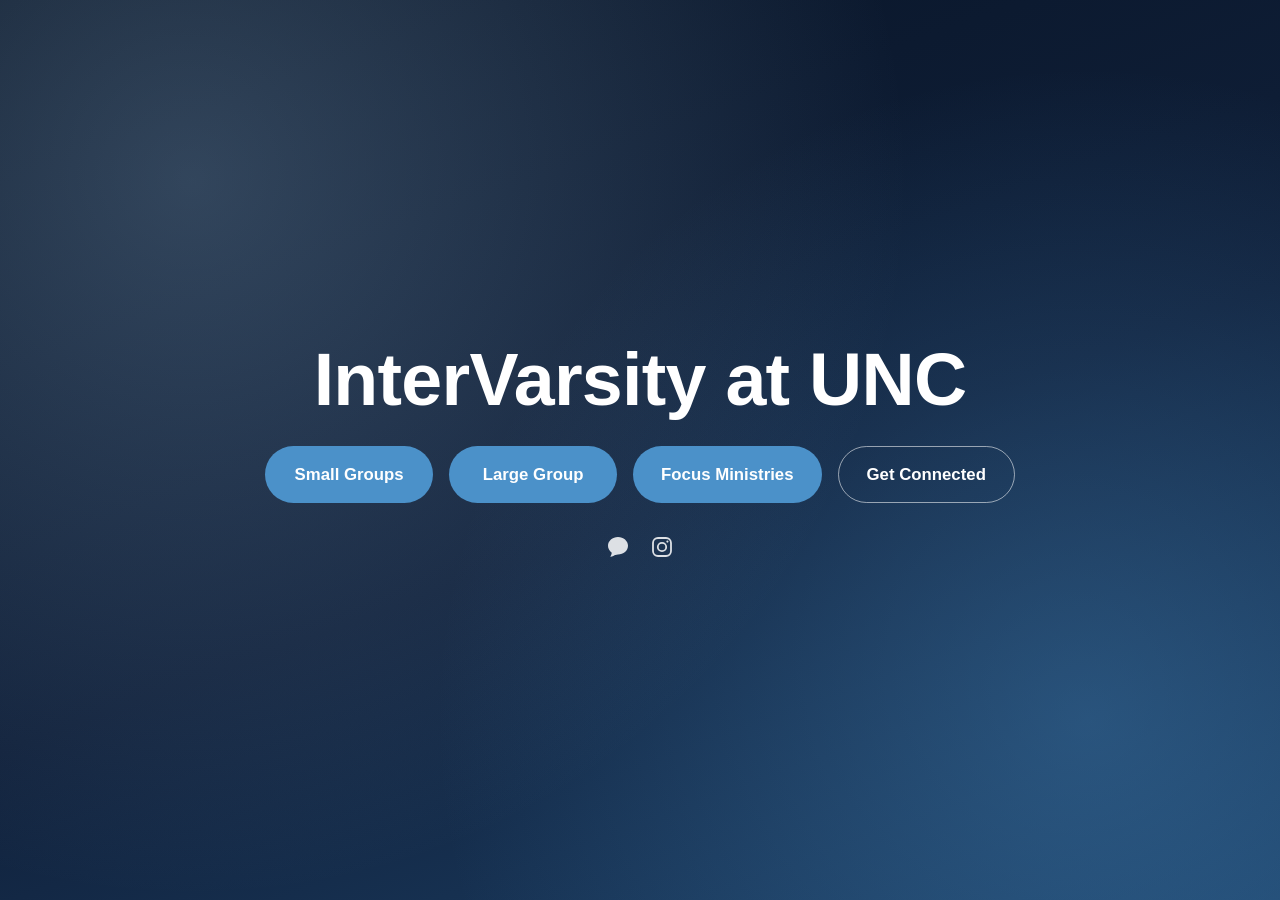
<file: index.html>
<!DOCTYPE html>
<html lang="en">
<head>
<meta charset="UTF-8">
<meta name="viewport" content="width=device-width, initial-scale=1.0">
<title>InterVarsity at UNC</title>
<meta name="description" content="InterVarsity at UNC &mdash; learn more about small groups and large group.">
<link rel="stylesheet" href="styles.css">
</head>
<body>

<a class="skip-link" href="#main">Skip to content</a>

<header class="hero" id="main">
  <div class="hero-bg" aria-hidden="true"></div>
  <div class="hero-content">
    <h1>InterVarsity at UNC</h1>
    <div class="hero-buttons">
      <div class="hero-buttons-primary">
        <a class="btn btn-primary" href="small-groups.html">Small Groups</a>
        <a class="btn btn-primary" href="large-group.html">Large Group</a>
        <a class="btn btn-primary" href="focus-ministries.html">Focus Ministries</a>
        <a class="btn nav-cta" href="https://forms.gle/jEwsUKSx9s3a9Z9p7" target="_blank" rel="noopener noreferrer">Get Connected</a>
      </div>
      <div class="site-footer-social">
        <a href="https://groupme.com/join_group/44643559/pzrvsnyl" target="_blank" rel="noopener noreferrer" aria-label="GroupMe">
        <svg viewBox="0 0 24 24" width="24" height="24" fill="currentColor" aria-hidden="true"><path d="M12 2C6.48 2 2 5.94 2 10.8c0 2.77 1.46 5.24 3.75 6.86-.12.98-.45 2.36-1.32 3.7-.13.2.03.45.26.4 1.94-.44 3.4-1.24 4.3-1.85A11.6 11.6 0 0 0 12 19.6c5.52 0 10-3.94 10-8.8S17.52 2 12 2z"/></svg>
        </a>
        <a href="https://www.instagram.com/unc_intervarsity?igsh=MTRnNTh1M2J2ZXZsbg==" target="_blank" rel="noopener noreferrer" aria-label="Instagram">
        <svg viewBox="0 0 24 24" width="24" height="24" fill="none" stroke="currentColor" stroke-width="1.8" aria-hidden="true"><rect x="3" y="3" width="18" height="18" rx="5"/><circle cx="12" cy="12" r="4.2"/><circle cx="17.4" cy="6.6" r="1.1" fill="currentColor" stroke="none"/></svg>
        </a>
      </div>
    </div>
  </div>
</header>

</body>
</html>
</file>
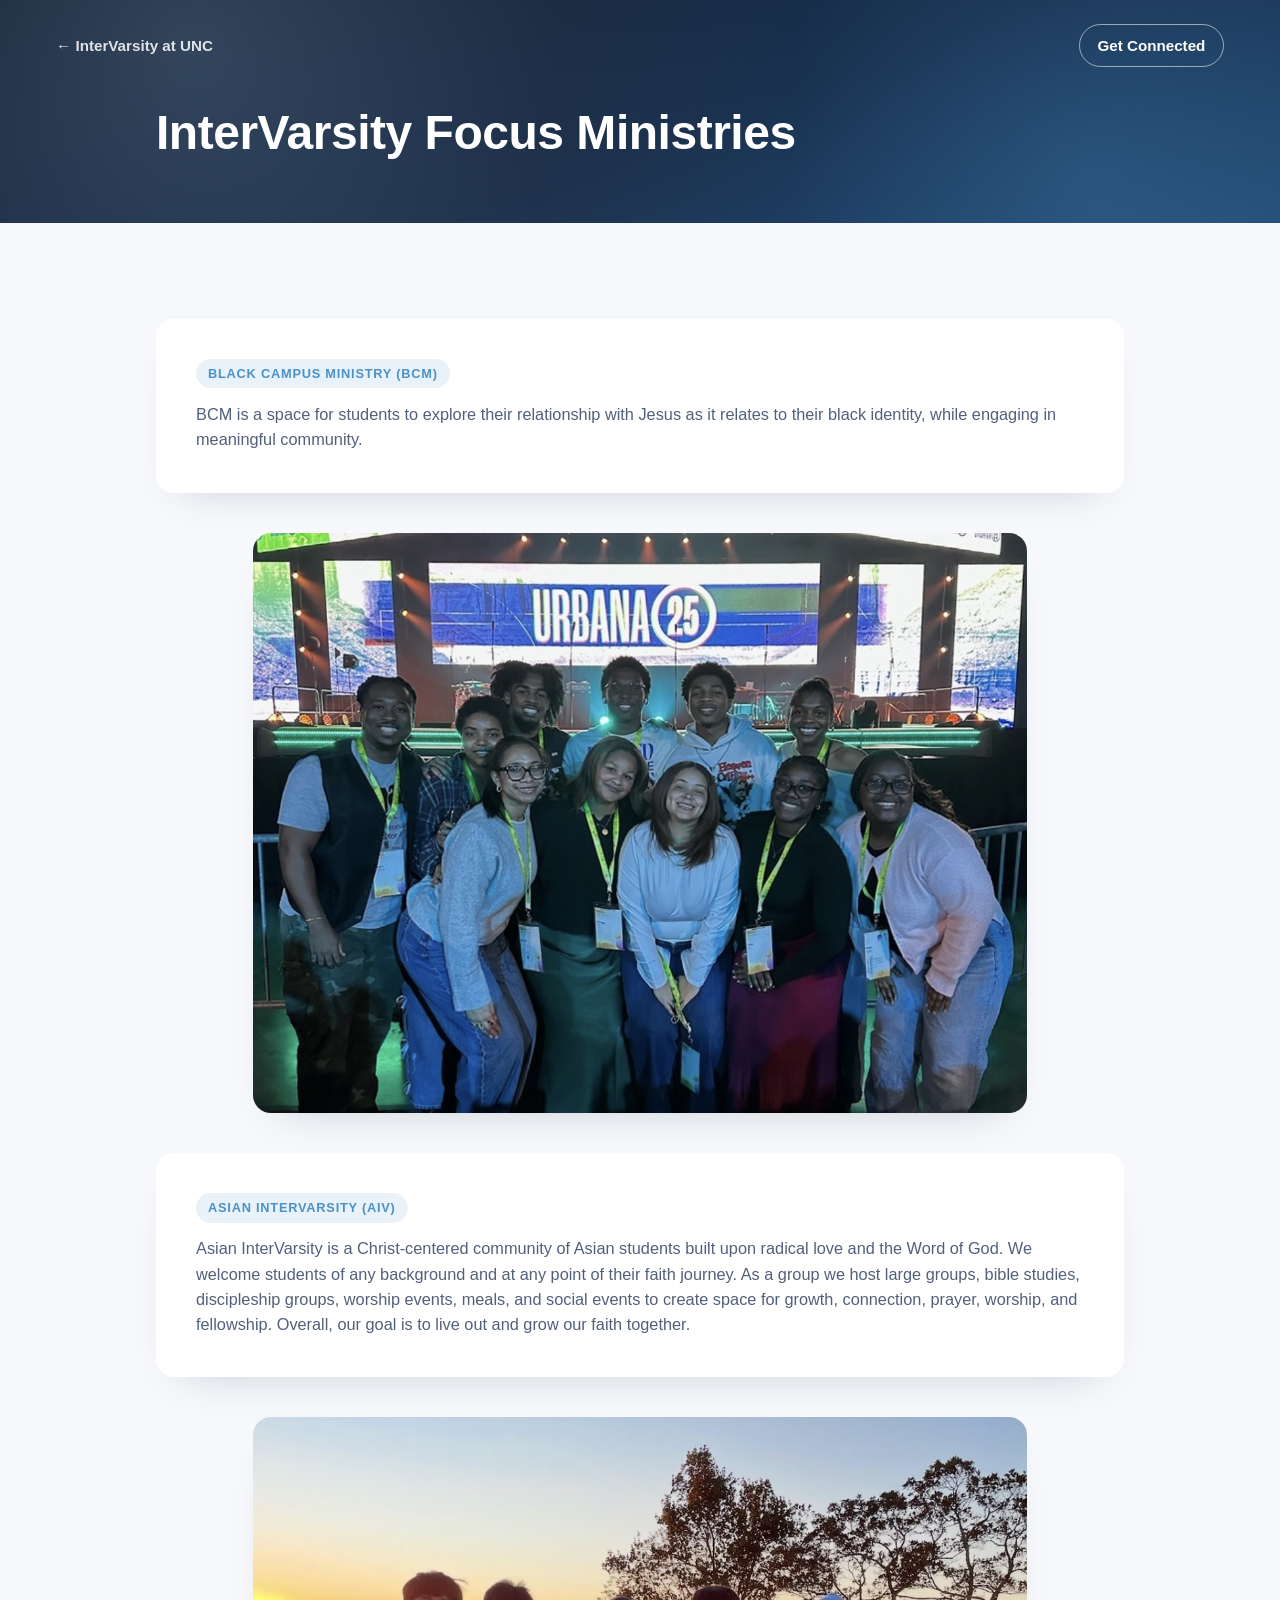
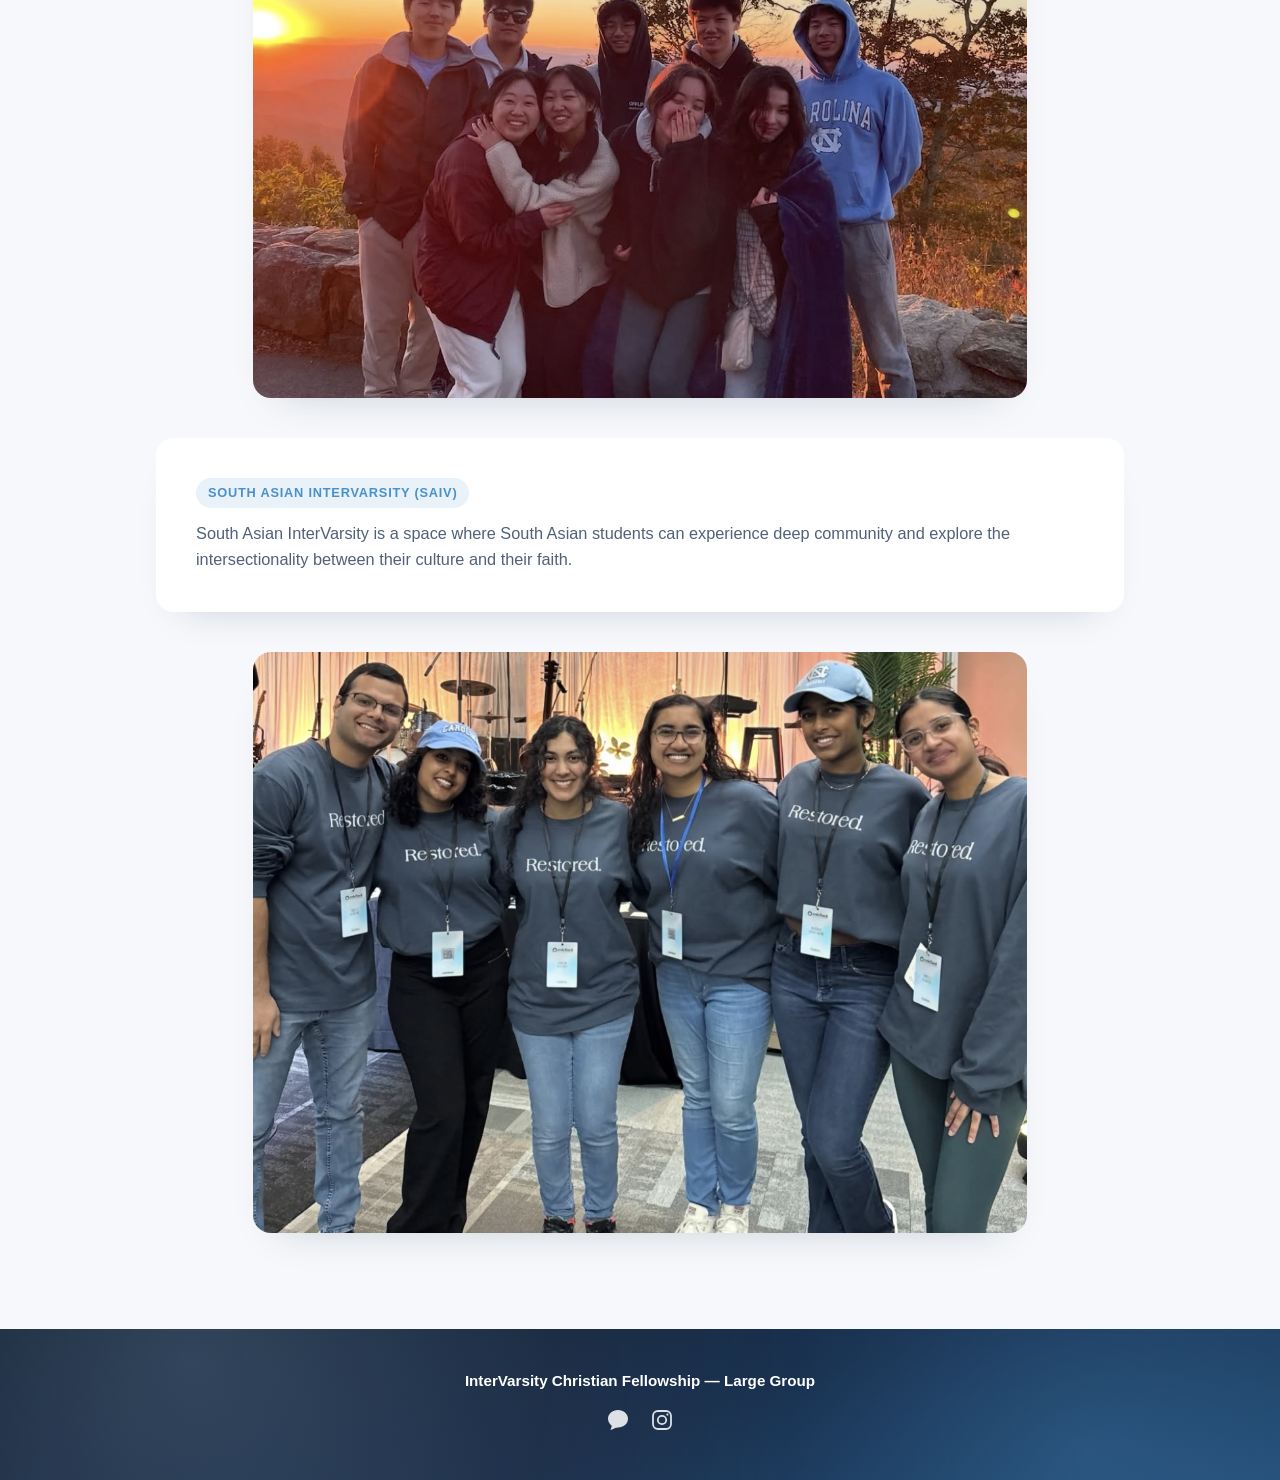
<file: focus-ministries.html>
<!DOCTYPE html>
<html lang="en">
<head>
<meta charset="UTF-8">
<meta name="viewport" content="width=device-width, initial-scale=1.0">
<title>Large Group &middot; InterVarsity at UNC</title>
<meta name="description" content="Large Group at InterVarsity at UNC.">
<link rel="stylesheet" href="styles.css">
</head>
<body>

<header class="page-header">
  <div class="hero-bg" aria-hidden="true"></div>
  <nav class="hero-nav">
    <a class="back-link" href="index.html">&larr; InterVarsity at UNC</a>
    <a class="nav-cta" href="https://forms.gle/jEwsUKSx9s3a9Z9p7" target="_blank" rel="noopener noreferrer">Get Connected</a>
  </nav>
  <div class="page-header-content">
    <h1>InterVarsity Focus Ministries</h1>
  </div>
</header>

<main id="main">

  <section class="split" id="what">
    <div class="split-card reveal">
      <h2 class="tag">Black Campus Ministry (BCM)</h2>
      <p>BCM is a space for students to explore their relationship with Jesus as it relates to their black identity, while engaging in meaningful community.</p>
    </div>
    <div class="split-card split-card-media reveal">
      <img class="img" src="images/BCM_urbana.png" alt="BCM">
    </div>
    <div class="split-card reveal">
      <h2 class="tag">Asian InterVarsity (AIV)</h2>
      <p>Asian InterVarsity is a Christ-centered community of Asian students built upon radical love and the Word of God. We welcome students of any background and at any point of their faith journey. As a group we host large groups, bible studies, discipleship groups, worship events, meals, and social events to create space for growth, connection, prayer, worship, and fellowship. Overall, our goal is to live out and grow our faith together.</p>
    </div>
    <div class="split-card split-card-media reveal">
      <img class="img" src="images/AIV.png" alt="AIV">
    </div>

    <div class="split-card reveal">
      <h2 class="tag">South Asian InterVarsity (SAIV)</h2>
      <p>South Asian InterVarsity is a space where South Asian students can experience deep community and explore the intersectionality between their culture and their faith.</p>
    </div>
    <div class="split-card split-card-media reveal">
      <img class="img" src="images/SAIV_temp.png" alt="SAIV">
    </div>
  </section>

</main>

<footer class="site-footer">
  <div class="site-footer-bg" aria-hidden="true"></div>
  <p>InterVarsity Christian Fellowship &mdash; Large Group</p>
  <div class="site-footer-social">
    <a href="https://groupme.com/join_group/44643559/pzrvsnyl" target="_blank" rel="noopener noreferrer" aria-label="GroupMe">
      <svg viewBox="0 0 24 24" width="24" height="24" fill="currentColor" aria-hidden="true"><path d="M12 2C6.48 2 2 5.94 2 10.8c0 2.77 1.46 5.24 3.75 6.86-.12.98-.45 2.36-1.32 3.7-.13.2.03.45.26.4 1.94-.44 3.4-1.24 4.3-1.85A11.6 11.6 0 0 0 12 19.6c5.52 0 10-3.94 10-8.8S17.52 2 12 2z"/></svg>
    </a>
    <a href="https://www.instagram.com/unc_intervarsity?igsh=MTRnNTh1M2J2ZXZsbg==" target="_blank" rel="noopener noreferrer" aria-label="Instagram">
      <svg viewBox="0 0 24 24" width="24" height="24" fill="none" stroke="currentColor" stroke-width="1.8" aria-hidden="true"><rect x="3" y="3" width="18" height="18" rx="5"/><circle cx="12" cy="12" r="4.2"/><circle cx="17.4" cy="6.6" r="1.1" fill="currentColor" stroke="none"/></svg>
    </a>
  </div>
</footer>

<script src="script.js"></script>
</body>
</html>
</file>
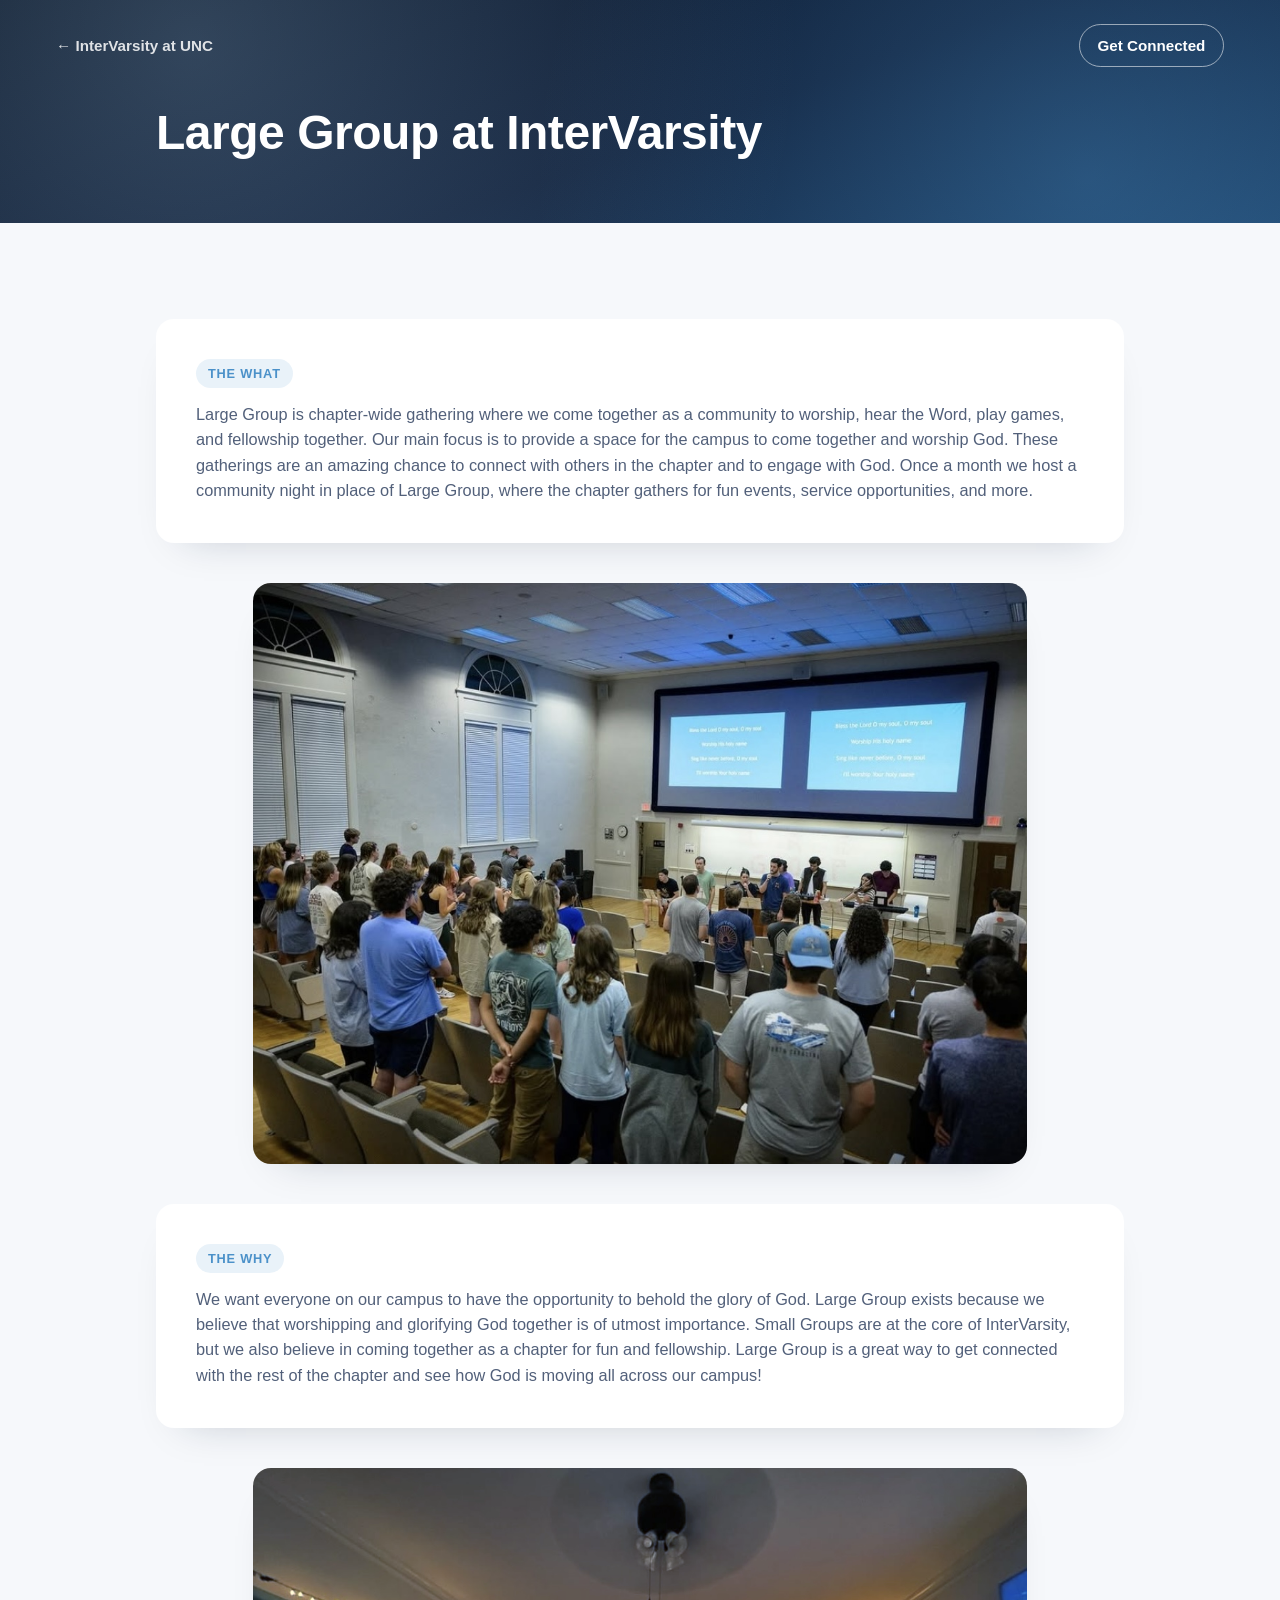
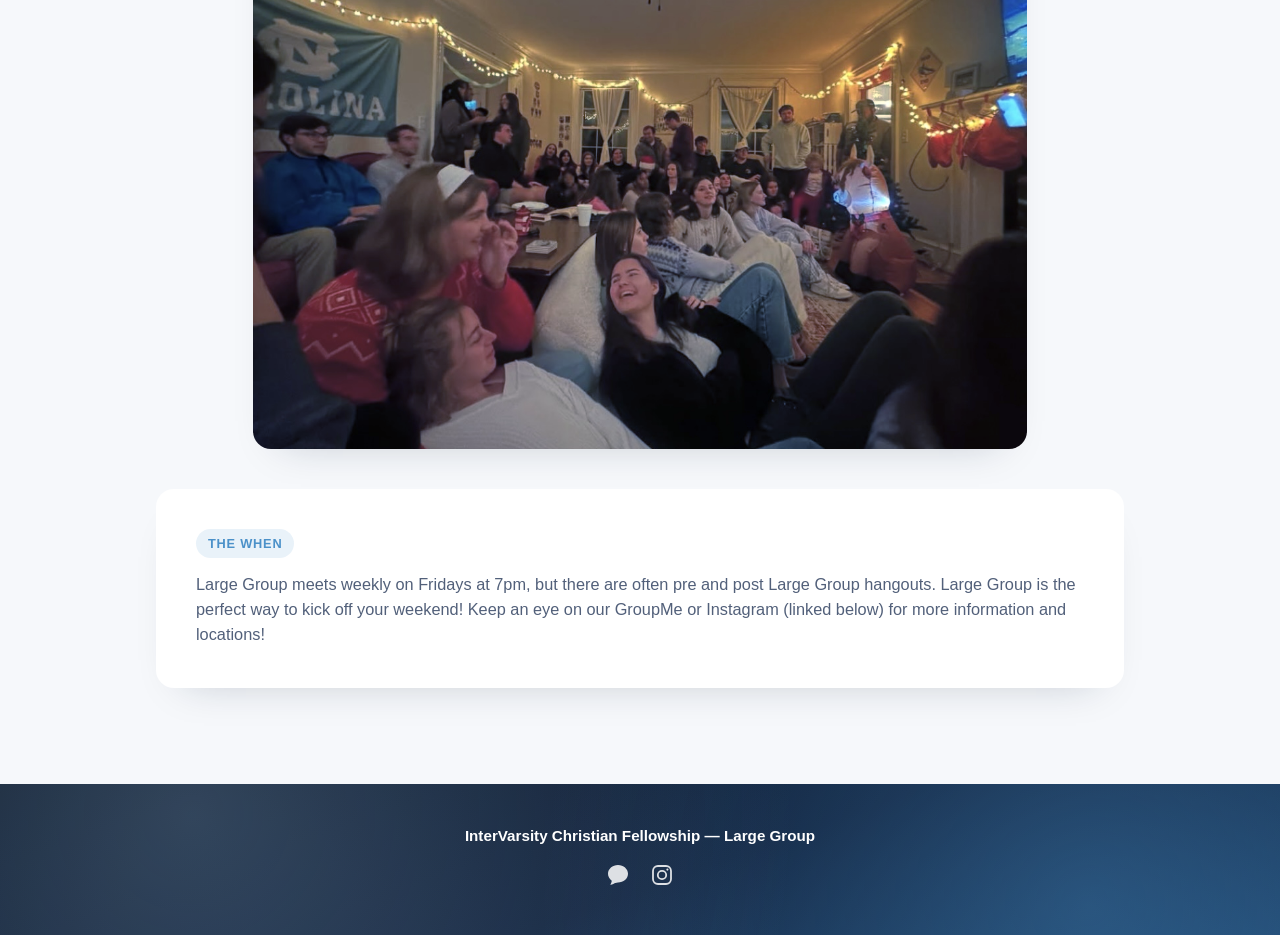
<file: large-group.html>
<!DOCTYPE html>
<html lang="en">
<head>
<meta charset="UTF-8">
<meta name="viewport" content="width=device-width, initial-scale=1.0">
<title>Large Group &middot; InterVarsity at UNC</title>
<meta name="description" content="Large Group at InterVarsity at UNC.">
<link rel="stylesheet" href="styles.css">
</head>
<body>

<header class="page-header">
  <div class="hero-bg" aria-hidden="true"></div>
  <nav class="hero-nav">
    <a class="back-link" href="index.html">&larr; InterVarsity at UNC</a>
    <a class="nav-cta" href="https://forms.gle/jEwsUKSx9s3a9Z9p7" target="_blank" rel="noopener noreferrer">Get Connected</a>
  </nav>
  <div class="page-header-content">
    <h1>Large Group at InterVarsity</h1>
  </div>
</header>

<main id="main">

  <section class="split" id="what">
    <div class="split-card reveal">
      <h2 class="tag">The What</h2>
      <p>Large Group is chapter-wide gathering where we come together as a community to worship, hear the Word, play games, and fellowship together. Our main focus is to provide a space for the campus to come together and worship God. These gatherings are an amazing chance to connect with others in the chapter and to engage with God. Once a month we host a community night in place of Large Group, where the chapter gathers for fun events, service opportunities, and more.</p>
    </div>
    <div class="split-card split-card-media reveal">
      <img class="img" src="images/IV_large_group.png" alt="large group">
    </div>
    <div class="split-card reveal">
      <h2 class="tag">The Why</h2>
      <p>We want everyone on our campus to have the opportunity to behold the glory of God. Large Group exists because we believe that worshipping and glorifying God together is of utmost importance. Small Groups are at the core of InterVarsity, but we also believe in coming together as a chapter for fun and fellowship. Large Group is a great way to get connected with the rest of the chapter and see how God is moving all across our campus!</p>
    </div>
    <div class="split-card split-card-media reveal">
      <img class="img" src="images/IV_christmas_new.png" alt="IV christmas party">
    </div>

    <div class="split-card reveal">
      <h2 class="tag">The When</h2>
      <p>Large Group meets weekly on Fridays at 7pm, but there are often pre and post Large Group hangouts. Large Group is the perfect way to kick off your weekend! Keep an eye on our GroupMe or Instagram (linked below) for more information and locations!</p>
    </div>
  </section>

</main>

<footer class="site-footer">
  <div class="site-footer-bg" aria-hidden="true"></div>
  <p>InterVarsity Christian Fellowship &mdash; Large Group</p>
  <div class="site-footer-social">
    <a href="https://groupme.com/join_group/44643559/pzrvsnyl" target="_blank" rel="noopener noreferrer" aria-label="GroupMe">
      <svg viewBox="0 0 24 24" width="24" height="24" fill="currentColor" aria-hidden="true"><path d="M12 2C6.48 2 2 5.94 2 10.8c0 2.77 1.46 5.24 3.75 6.86-.12.98-.45 2.36-1.32 3.7-.13.2.03.45.26.4 1.94-.44 3.4-1.24 4.3-1.85A11.6 11.6 0 0 0 12 19.6c5.52 0 10-3.94 10-8.8S17.52 2 12 2z"/></svg>
    </a>
    <a href="https://www.instagram.com/unc_intervarsity?igsh=MTRnNTh1M2J2ZXZsbg==" target="_blank" rel="noopener noreferrer" aria-label="Instagram">
      <svg viewBox="0 0 24 24" width="24" height="24" fill="none" stroke="currentColor" stroke-width="1.8" aria-hidden="true"><rect x="3" y="3" width="18" height="18" rx="5"/><circle cx="12" cy="12" r="4.2"/><circle cx="17.4" cy="6.6" r="1.1" fill="currentColor" stroke="none"/></svg>
    </a>
  </div>
</footer>

<script src="script.js"></script>
</body>
</html>
</file>
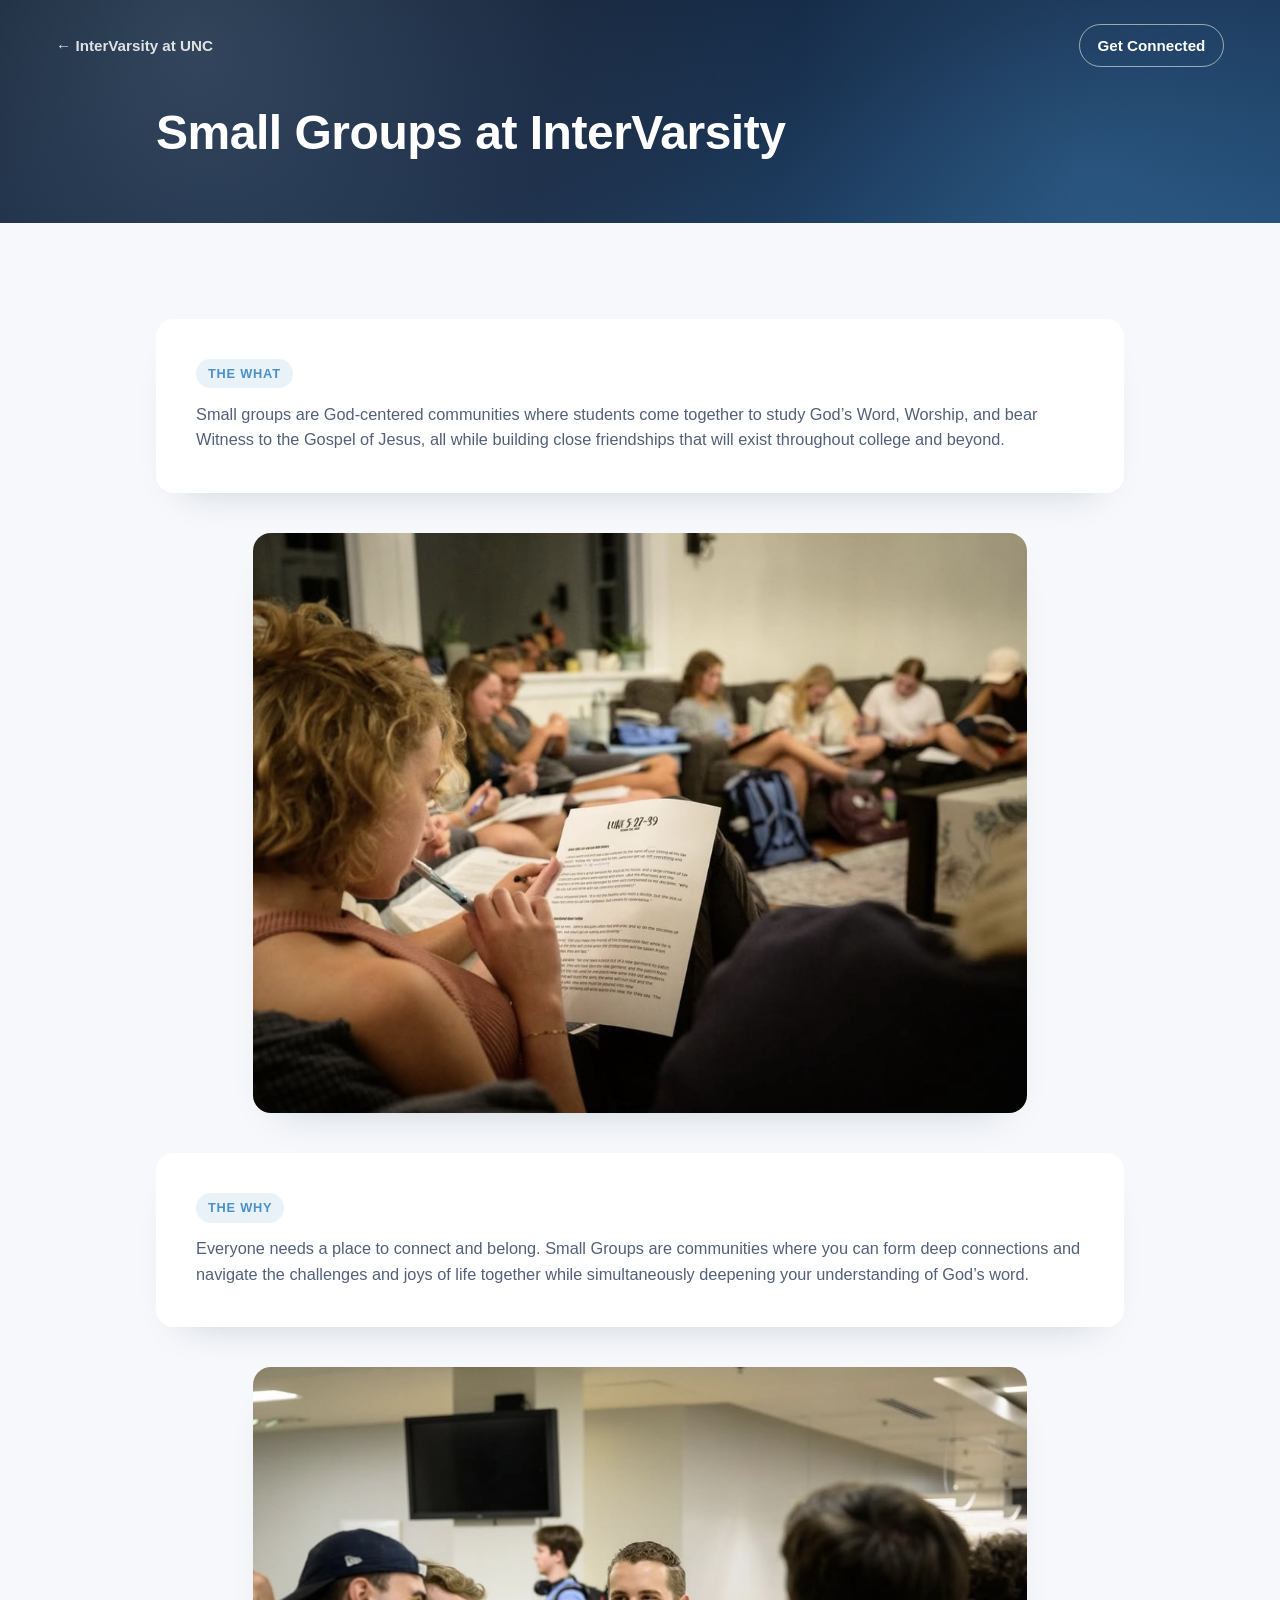
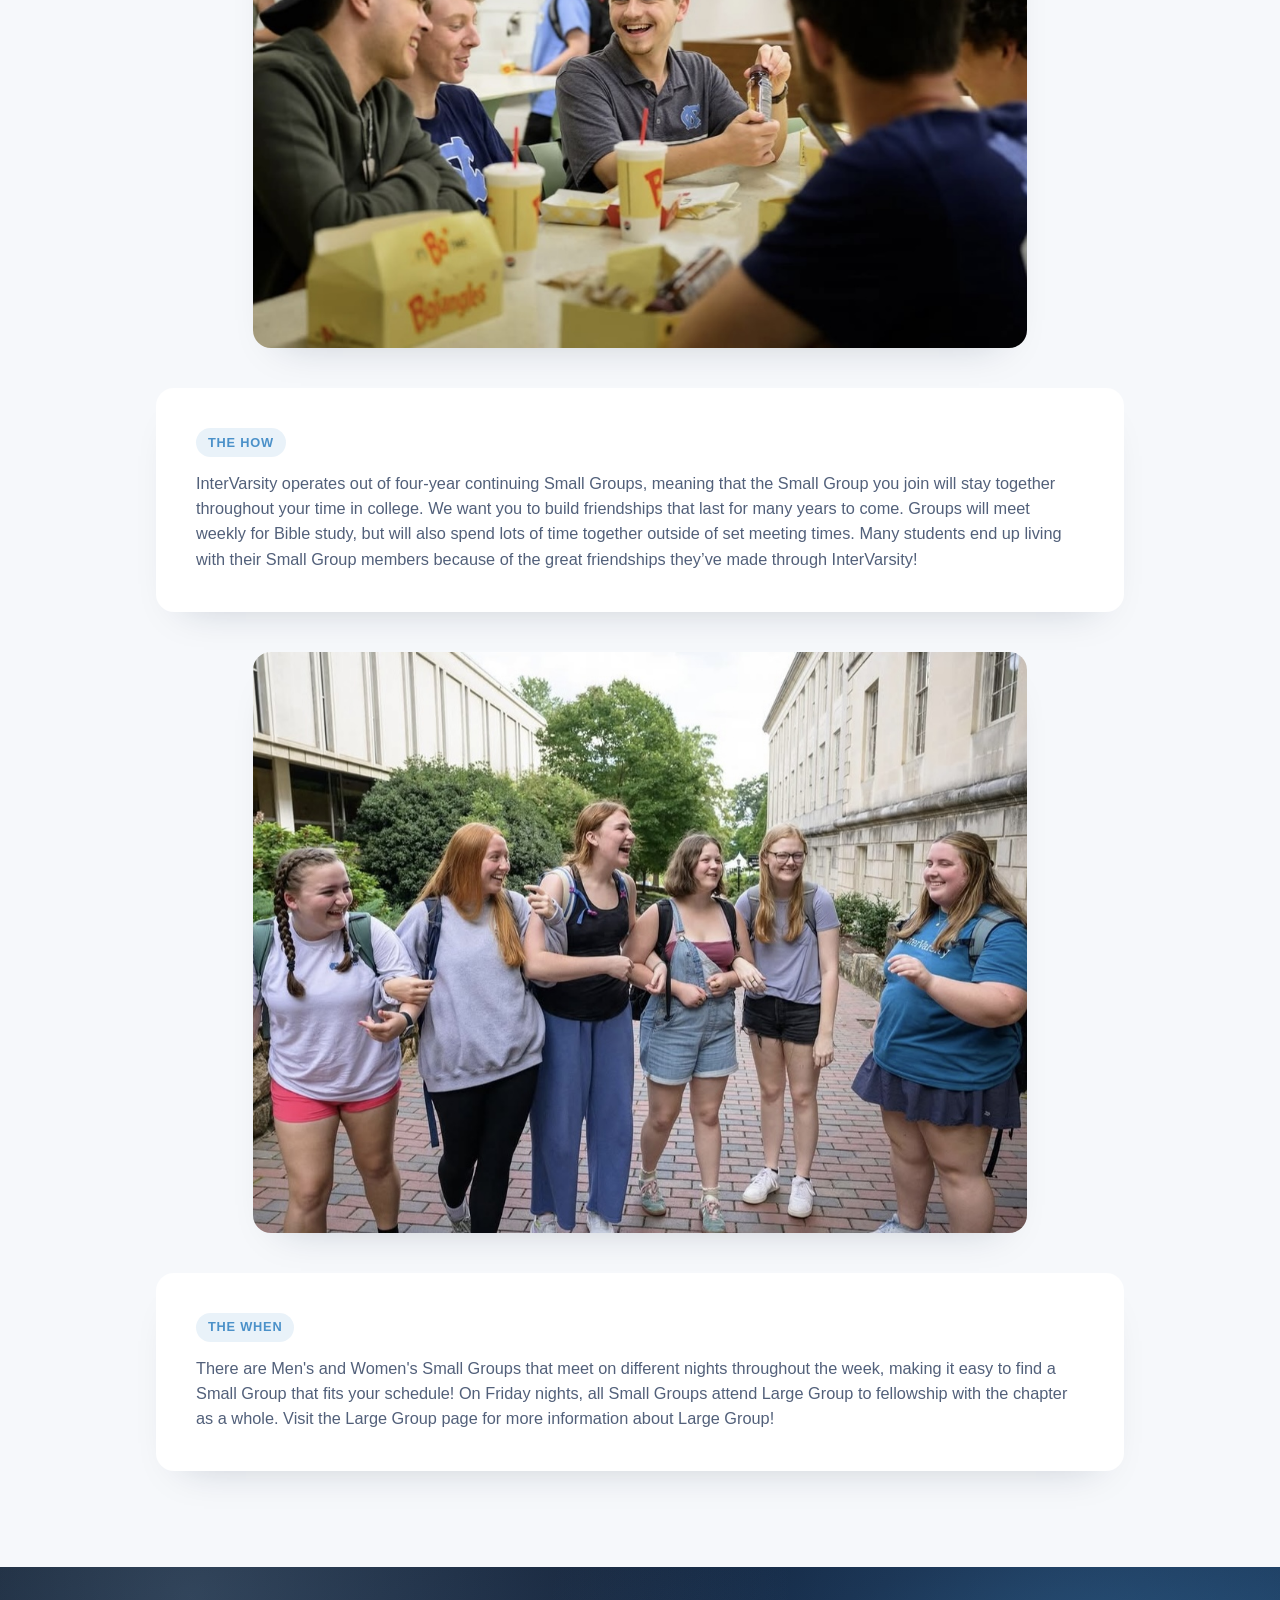
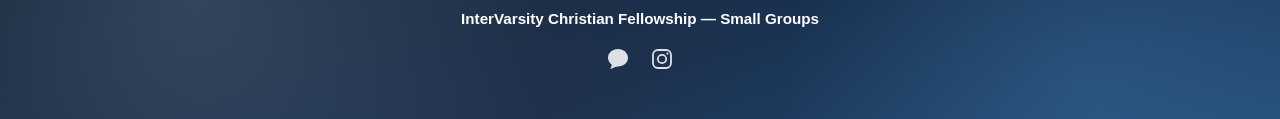
<file: small-groups.html>
<!DOCTYPE html>
<html lang="en">
<head>
<meta charset="UTF-8">
<meta name="viewport" content="width=device-width, initial-scale=1.0">
<title>Small Groups &middot; InterVarsity at UNC</title>
<meta name="description" content="Small groups at InterVarsity are God-centered communities where students study God's word, worship together, and bear witness to the gospel of Jesus.">
<link rel="stylesheet" href="styles.css">
</head>
<body>

<header class="page-header">
  <div class="hero-bg" aria-hidden="true"></div>
  <nav class="hero-nav">
    <a class="back-link" href="index.html">&larr; InterVarsity at UNC</a>
    <a class="nav-cta" href="https://forms.gle/jEwsUKSx9s3a9Z9p7" target="_blank" rel="noopener noreferrer">Get Connected</a>
  </nav>
  <div class="page-header-content">
    <h1>Small Groups at InterVarsity</h1>
  </div>
</header>

<main id="main">

  <section class="split" id="what">
    <div class="split-card reveal">
      <h2 class="tag">The What</h2>
      <p>Small groups are God-centered communities where students come together to study God&rsquo;s Word, Worship, and bear Witness to the Gospel of Jesus, all while building close friendships that will exist throughout college and beyond.</p>
    </div>
    <div class="split-card split-card-media reveal">
      <img class="img" src="images/IV_bible_study.png" alt="bible study">
    </div>
    <div class="split-card reveal">
      <h2 class="tag">The Why</h2>
      <p>Everyone needs a place to connect and belong. Small Groups are communities where you can form deep connections and navigate the challenges and joys of life together while simultaneously deepening your understanding of God&rsquo;s word.</p>
    </div>
    <div class="split-card split-card-media reveal">
      <img class="img" src="images/IV_small_group_bojangles.png" alt="IV bojangles">
    </div>
    <div class="split-card reveal">
      <h2 class="tag">The How</h2>
      <p>InterVarsity operates out of four-year continuing Small Groups, meaning that the Small Group you join will stay together throughout your time in college. We want you to build friendships that last for many years to come. Groups will meet weekly for Bible study, but will also spend lots of time together outside of set meeting times. Many students end up living with their Small Group members because of the great friendships they&rsquo;ve made through InterVarsity!</p>
    </div>
    <div class="split-card split-card-media reveal">
      <img class="img" src="images/IV_averyhumphries.png" alt="avery humphries">
    </div>
    <div class="split-card reveal">
      <h2 class="tag">The When</h2>
      <p>There are Men's and Women's Small Groups that meet on different nights throughout the week, making it easy to find a Small Group that fits your schedule! On Friday nights, all Small Groups attend Large Group to fellowship with the chapter as a whole. Visit the Large Group page for more information about Large Group!</p>
    </div>
  </section>

</main>

<footer class="site-footer">
  <div class="site-footer-bg" aria-hidden="true"></div>
  <p>InterVarsity Christian Fellowship &mdash; Small Groups</p>
  <div class="site-footer-social">
    <a href="https://groupme.com/join_group/44643559/pzrvsnyl" target="_blank" rel="noopener noreferrer" aria-label="GroupMe">
      <svg viewBox="0 0 24 24" width="24" height="24" fill="currentColor" aria-hidden="true"><path d="M12 2C6.48 2 2 5.94 2 10.8c0 2.77 1.46 5.24 3.75 6.86-.12.98-.45 2.36-1.32 3.7-.13.2.03.45.26.4 1.94-.44 3.4-1.24 4.3-1.85A11.6 11.6 0 0 0 12 19.6c5.52 0 10-3.94 10-8.8S17.52 2 12 2z"/></svg>
    </a>
    <a href="https://www.instagram.com/unc_intervarsity?igsh=MTRnNTh1M2J2ZXZsbg==" target="_blank" rel="noopener noreferrer" aria-label="Instagram">
      <svg viewBox="0 0 24 24" width="24" height="24" fill="none" stroke="currentColor" stroke-width="1.8" aria-hidden="true"><rect x="3" y="3" width="18" height="18" rx="5"/><circle cx="12" cy="12" r="4.2"/><circle cx="17.4" cy="6.6" r="1.1" fill="currentColor" stroke="none"/></svg>
    </a>
  </div>
</footer>

<script src="script.js"></script>
</body>
</html>
</file>
<file: styles.css>
:root {
  --navy: #10203a;
  --navy-deep: #081426;
  --blue: #4b91c9;
  --blue-light: #a8cdea;
  --ink: #14213a;
  --paper: #f6f8fb;
  --white: #ffffff;
  --muted: #52607a;
  --radius: 18px;
  --max-width: 1080px;
  font-size: 16px;
}

* { box-sizing: border-box; }

html { scroll-behavior: smooth; }

body {
  margin: 0;
  font-family: -apple-system, "Segoe UI", Roboto, Helvetica, Arial, sans-serif;
  color: var(--ink);
  background: var(--paper);
  line-height: 1.55;
}

h1, h2 { font-weight: 800; letter-spacing: -0.01em; margin: 0; }

p { margin: 0; }

.skip-link {
  position: absolute;
  left: -999px;
  top: 0;
  background: var(--white);
  color: var(--navy);
  padding: 0.6rem 1rem;
  border-radius: 0 0 8px 0;
  z-index: 100;
}
.skip-link:focus {
  left: 0;
}

/* ---------- Hero ---------- */

.hero {
  position: relative;
  min-height: 100vh;
  display: flex;
  flex-direction: column;
  color: var(--white);
  overflow: hidden;
}

.hero-bg {
  position: absolute;
  inset: 0;
  z-index: -1;
  background:
    radial-gradient(circle at 15% 20%, rgba(168, 205, 234, 0.25), transparent 55%),
    radial-gradient(circle at 85% 80%, rgba(75, 145, 201, 0.35), transparent 50%),
    linear-gradient(160deg, var(--navy-deep) 0%, var(--navy) 55%, #1c4066 100%);
}

.hero-nav {
  display: flex;
  align-items: center;
  justify-content: space-between;
  padding: 1.5rem clamp(1.25rem, 5vw, 3.5rem);
}

.back-link {
  color: var(--white);
  text-decoration: none;
  font-weight: 600;
  font-size: 0.95rem;
  opacity: 0.85;
  transition: opacity 0.2s ease;
}
.back-link:hover,
.back-link:focus-visible {
  opacity: 1;
  text-decoration: underline;
}

.hero-nav-end {
  justify-content: flex-end;
}

.nav-cta {
  color: var(--white);
  text-decoration: none;
  font-weight: 600;
  font-size: 0.95rem;
  padding: 0.55rem 1.1rem;
  border: 1.5px solid rgba(255, 255, 255, 0.55);
  border-radius: 999px;
  transition: background 0.2s ease, border-color 0.2s ease;
}
.nav-cta:hover,
.nav-cta:focus-visible {
  background: rgba(255, 255, 255, 0.12);
  border-color: var(--white);
}

.btn.nav-cta {
  font-size: 1.05rem;
  padding: 0.9rem 1.75rem;
}

.hero-content {
  flex: 1;
  display: flex;
  flex-direction: column;
  justify-content: center;
  align-items: center;
  text-align: center;
  max-width: var(--max-width);
  width: 100%;
  margin: 0 auto;
  padding: 0 clamp(1.25rem, 5vw, 3.5rem);
  gap: 1.75rem;
}

.hero-kicker {
  font-size: 0.9rem;
  font-weight: 700;
  letter-spacing: 0.08em;
  text-transform: uppercase;
  color: var(--blue-light);
}

.hero h1 {
  font-size: clamp(2.4rem, 7vw, 4.6rem);
  line-height: 1.05;
}

.hero-buttons {
  display: flex;
  flex-direction: column;
  align-items: center;
  gap: 1rem;
  width: 100%;
  max-width: 11rem;
}

@media (min-width: 600px) {
  .hero-buttons {
    max-width: none;
  }
}

.hero-buttons-primary {
  display: flex;
  flex-direction: column;
  gap: 1rem;
  width: 100%;
}

@media (min-width: 600px) {
  .hero-buttons-primary {
    flex-direction: row;
    width: auto;
    justify-content: center;
  }
}

.btn {
  display: inline-flex;
  align-items: center;
  justify-content: center;
  min-height: 52px;
  min-width: 10.5rem;
  padding: 0.9rem 1.75rem;
  border-radius: 999px;
  font-weight: 700;
  font-size: 1.05rem;
  text-decoration: none;
  white-space: nowrap;
  transition: transform 0.2s ease, background 0.2s ease, border-color 0.2s ease;
}

.btn-primary {
  background: var(--blue);
  color: var(--white);
}
.btn-primary:hover,
.btn-primary:focus-visible {
  background: #5ea3dd;
  transform: translateY(-2px);
}

.btn-secondary {
  background: transparent;
  border: 1.5px solid rgba(255, 255, 255, 0.55);
  color: var(--white);
}
.btn-secondary:hover,
.btn-secondary:focus-visible {
  background: rgba(255, 255, 255, 0.12);
  border-color: var(--white);
  transform: translateY(-2px);
}

/* ---------- Page header (inner pages) ---------- */

.page-header {
  position: relative;
  color: var(--white);
  overflow: hidden;
  padding-bottom: clamp(2.5rem, 6vw, 4rem);
}

.page-header-compact {
  padding-bottom: clamp(1.5rem, 4vw, 2rem);
}

.page-header-content {
  max-width: var(--max-width);
  margin: 0 auto;
  padding: 1rem clamp(1.25rem, 5vw, 3.5rem) 0;
  display: flex;
  flex-direction: column;
  gap: 0.75rem;
}

.page-header-content h1 {
  font-size: clamp(2rem, 6vw, 3rem);
  line-height: 1.08;
}

/* ---------- Blank placeholder page ---------- */

.blank-main {
  min-height: 60vh;
  display: flex;
  align-items: center;
  justify-content: center;
  padding: 2rem clamp(1.25rem, 5vw, 3.5rem);
}

.blank-note {
  color: var(--muted);
  font-size: 1.1rem;
  text-align: center;
}

/* ---------- Split sections ---------- */

.split {
  max-width: var(--max-width);
  margin: 0 auto;
  padding: clamp(3rem, 8vw, 6rem) clamp(1.25rem, 5vw, 3.5rem);
  display: flex;
  flex-direction: column;
  gap: clamp(1.5rem, 4vw, 2.5rem);
}

.split-card {
  background: var(--white);
  border-radius: var(--radius);
  padding: clamp(1.75rem, 4vw, 2.5rem);
  box-shadow: 0 20px 40px -28px rgba(16, 32, 58, 0.25);
  display: flex;
  flex-direction: column;
  gap: 0.85rem;
}

.split-card-media {
  align-self: center;
  width: 80%;
  padding: 0;
  overflow: hidden;
  aspect-ratio: 4 / 3;
}

.split-card-media .img {
  display: block;
  width: 100%;
  height: 100%;
  object-fit: cover;
}

.tag {
  display: inline-block;
  font-size: 0.8rem;
  font-weight: 800;
  letter-spacing: 0.06em;
  text-transform: uppercase;
  color: var(--blue);
  background: rgba(75, 145, 201, 0.12);
  padding: 0.3rem 0.75rem;
  border-radius: 999px;
  width: fit-content;
}

.split-card p {
  color: var(--muted);
  font-size: 1.02rem;
}

/* ---------- Footer ---------- */

.site-footer {
  position: relative;
  overflow: hidden;
  color: var(--white);
  text-align: center;
  padding: 2.5rem 1.25rem 3rem;
}

.site-footer-bg {
  position: absolute;
  inset: 0;
  z-index: -1;
  background:
    radial-gradient(circle at 15% 20%, rgba(168, 205, 234, 0.25), transparent 55%),
    radial-gradient(circle at 85% 80%, rgba(75, 145, 201, 0.35), transparent 50%),
    linear-gradient(160deg, var(--navy-deep) 0%, var(--navy) 55%, #1c4066 100%);
}

.site-footer p {
  font-weight: 600;
  font-size: 0.95rem;
}

.site-footer-social {
  display: flex;
  justify-content: center;
  gap: 1.25rem;
  margin-top: 1rem;
}

.site-footer-social a {
  display: inline-flex;
  color: var(--white);
  opacity: 0.85;
  transition: opacity 0.2s ease, transform 0.2s ease;
}

.site-footer-social a:hover,
.site-footer-social a:focus-visible {
  opacity: 1;
  transform: translateY(-2px);
}


/* ---------- Reveal animation ---------- */

.reveal {
  opacity: 0;
  transform: translateY(18px);
  transition: opacity 0.6s ease, transform 0.6s ease;
}

.reveal.is-visible {
  opacity: 1;
  transform: translateY(0);
}

@media (prefers-reduced-motion: reduce) {
  html { scroll-behavior: auto; }
  .reveal { opacity: 1; transform: none; transition: none; }
  .btn:hover { transform: none; }
}
</file>
